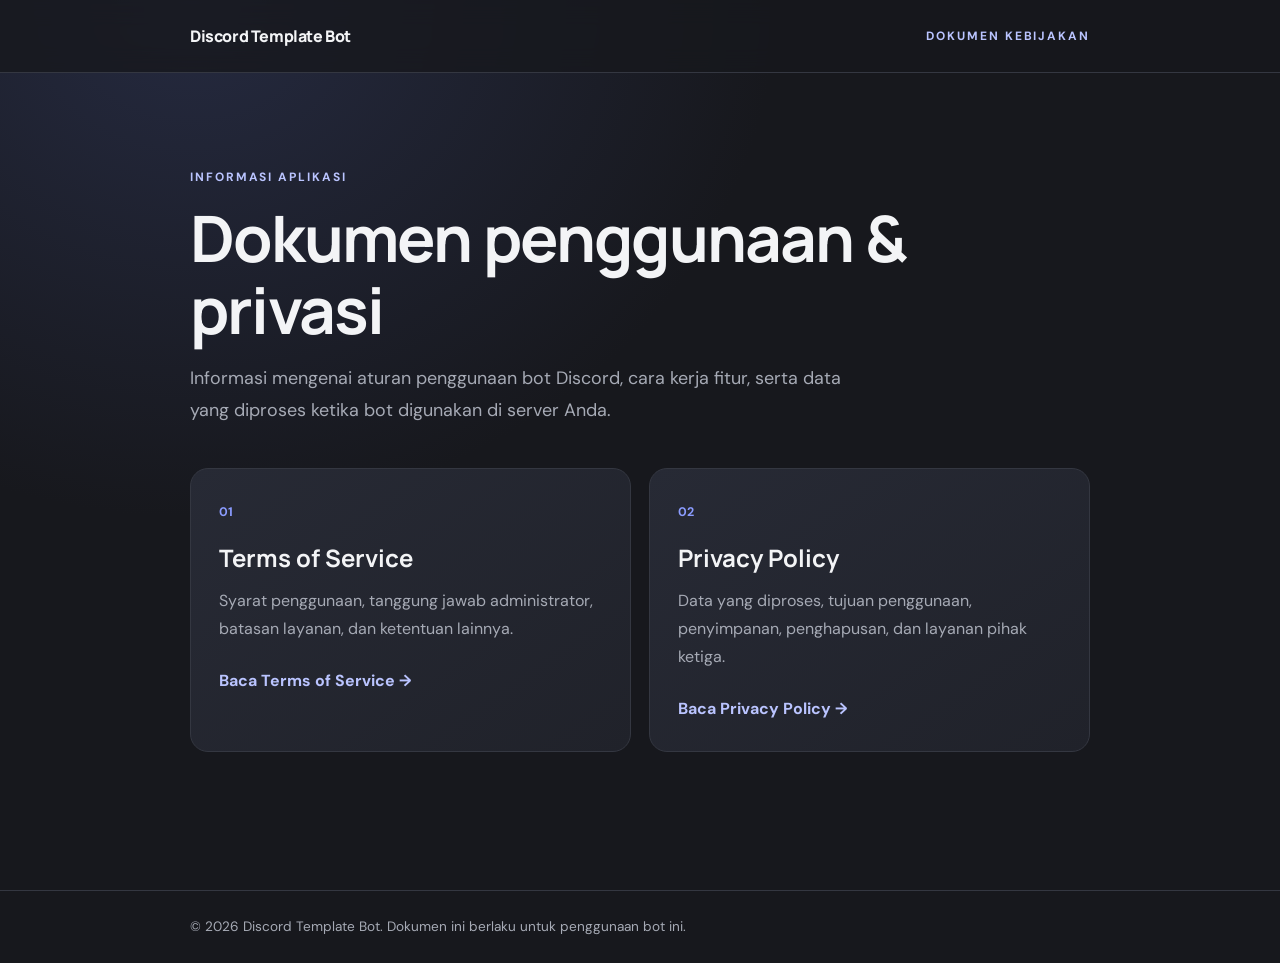
<file: index.html>
<!doctype html>
<html lang="id">

<head>
  <meta charset="utf-8">
  <meta name="viewport" content="width=device-width, initial-scale=1">
  <meta name="description" content="Dokumen Terms of Service dan Privacy Policy untuk Discord Template Bot.">
  <title>Discord Template Bot — Legal</title>
  <link rel="stylesheet" href="styles.css">
</head>

<body>
  <header class="site-header">
    <div class="wrap header-inner">
      <a class="brand" href="./">Discord Template Bot</a>
      <span class="eyebrow">DOKUMEN KEBIJAKAN</span>
    </div>
  </header>
  <main class="wrap hero">
    <p class="eyebrow">INFORMASI APLIKASI</p>
    <h1>Dokumen penggunaan & privasi</h1>
    <p class="lead">Informasi mengenai aturan penggunaan bot Discord, cara kerja fitur, serta data yang diproses ketika
      bot digunakan di server Anda.</p>
    <div class="cards">
      <a class="doc-card" href="terms.html">
        <span class="card-number">01</span>
        <h2>Terms of Service</h2>
        <p>Syarat penggunaan, tanggung jawab administrator, batasan layanan, dan ketentuan lainnya.</p>
        <span class="card-link">Baca Terms of Service →</span>
      </a>
      <a class="doc-card" href="privacy.html">
        <span class="card-number">02</span>
        <h2>Privacy Policy</h2>
        <p>Data yang diproses, tujuan penggunaan, penyimpanan, penghapusan, dan layanan pihak ketiga.</p>
        <span class="card-link">Baca Privacy Policy →</span>
      </a>
    </div>

  </main>
  <footer class="site-footer">
    <div class="wrap">© 2026 Discord Template Bot. Dokumen ini berlaku untuk penggunaan bot ini.</div>
  </footer>
</body>

</html>
</file>
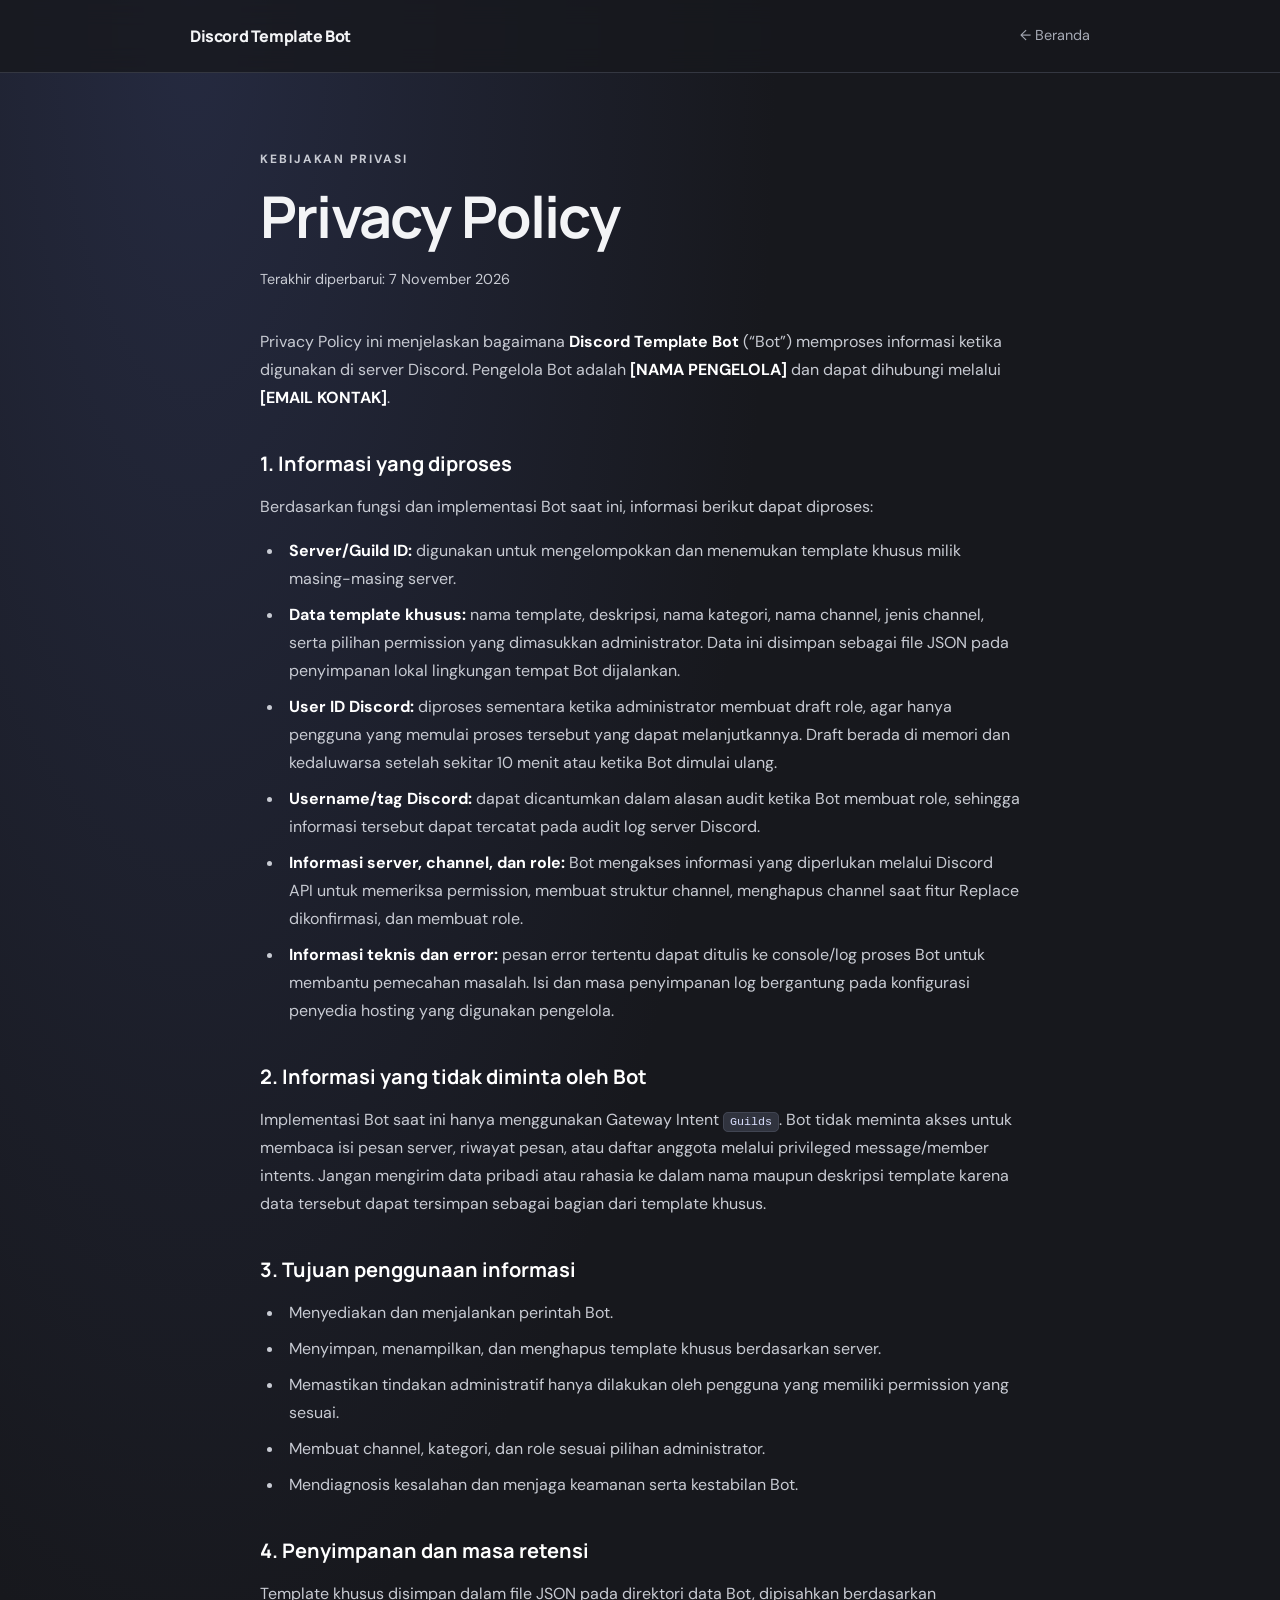
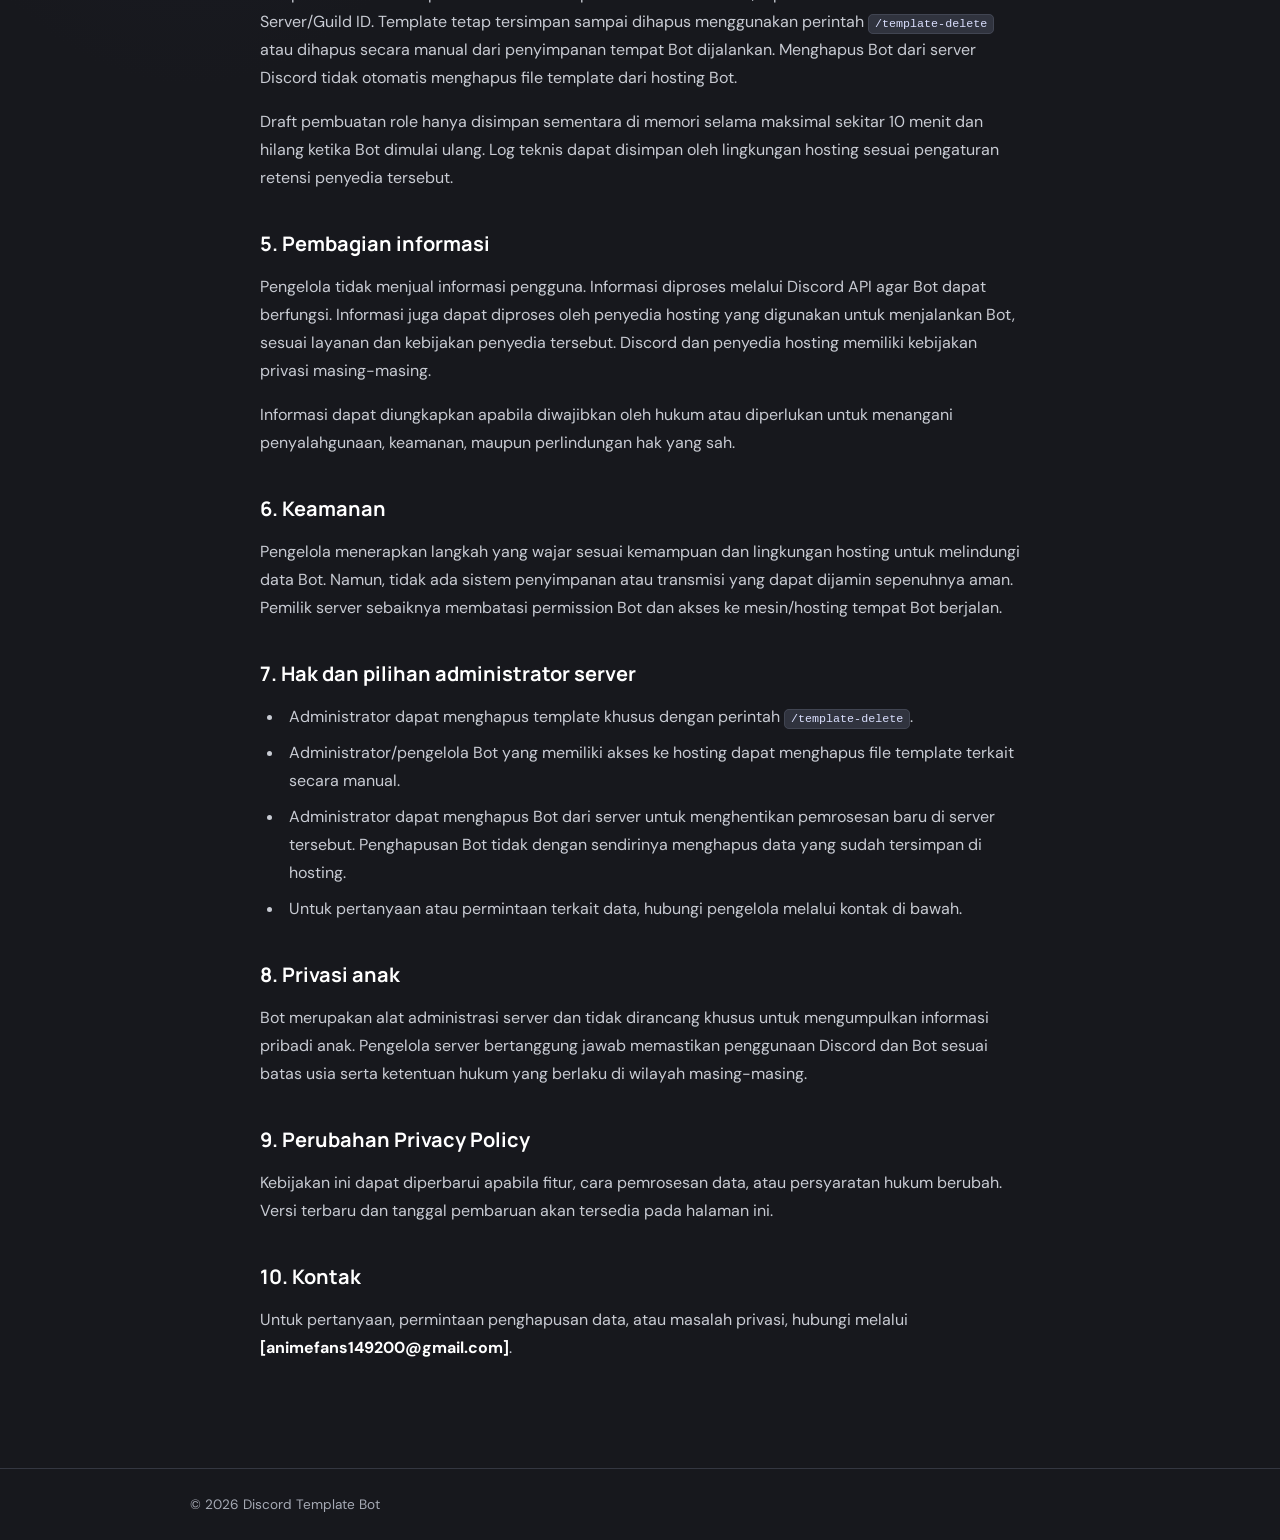
<file: privacy.html>
<!doctype html>
<html lang="id">

<head>
  <meta charset="utf-8">
  <meta name="viewport" content="width=device-width, initial-scale=1">
  <meta name="description" content="Privacy Policy Discord Template Bot.">
  <title>Privacy Policy — Discord Template Bot</title>
  <link rel="stylesheet" href="styles.css">
</head>

<body>
  <header class="site-header">
    <div class="wrap header-inner"><a class="brand" href="./">Discord Template Bot</a><a class="back" href="./">←
        Beranda</a></div>
  </header>
  <main class="wrap document">
    <p class="eyebrow">KEBIJAKAN PRIVASI</p>
    <h1>Privacy Policy</h1>
    <p class="meta">Terakhir diperbarui: 7 November 2026</p>
    <p>Privacy Policy ini menjelaskan bagaimana <strong>Discord Template Bot</strong> (“Bot”) memproses informasi ketika
      digunakan di server Discord. Pengelola Bot adalah <strong>[NAMA PENGELOLA]</strong> dan dapat dihubungi melalui
      <strong>[EMAIL KONTAK]</strong>.
    </p>

    <h2>1. Informasi yang diproses</h2>
    <p>Berdasarkan fungsi dan implementasi Bot saat ini, informasi berikut dapat diproses:</p>
    <ul>
      <li><strong>Server/Guild ID:</strong> digunakan untuk mengelompokkan dan menemukan template khusus milik
        masing-masing server.</li>
      <li><strong>Data template khusus:</strong> nama template, deskripsi, nama kategori, nama channel, jenis channel,
        serta pilihan permission yang dimasukkan administrator. Data ini disimpan sebagai file JSON pada penyimpanan
        lokal lingkungan tempat Bot dijalankan.</li>
      <li><strong>User ID Discord:</strong> diproses sementara ketika administrator membuat draft role, agar hanya
        pengguna yang memulai proses tersebut yang dapat melanjutkannya. Draft berada di memori dan kedaluwarsa setelah
        sekitar 10 menit atau ketika Bot dimulai ulang.</li>
      <li><strong>Username/tag Discord:</strong> dapat dicantumkan dalam alasan audit ketika Bot membuat role, sehingga
        informasi tersebut dapat tercatat pada audit log server Discord.</li>
      <li><strong>Informasi server, channel, dan role:</strong> Bot mengakses informasi yang diperlukan melalui Discord
        API untuk memeriksa permission, membuat struktur channel, menghapus channel saat fitur Replace dikonfirmasi, dan
        membuat role.</li>
      <li><strong>Informasi teknis dan error:</strong> pesan error tertentu dapat ditulis ke console/log proses Bot
        untuk membantu pemecahan masalah. Isi dan masa penyimpanan log bergantung pada konfigurasi penyedia hosting yang
        digunakan pengelola.</li>
    </ul>

    <h2>2. Informasi yang tidak diminta oleh Bot</h2>
    <p>Implementasi Bot saat ini hanya menggunakan Gateway Intent <code>Guilds</code>. Bot tidak meminta akses untuk
      membaca isi pesan server, riwayat pesan, atau daftar anggota melalui privileged message/member intents. Jangan
      mengirim data pribadi atau rahasia ke dalam nama maupun deskripsi template karena data tersebut dapat tersimpan
      sebagai bagian dari template khusus.</p>

    <h2>3. Tujuan penggunaan informasi</h2>
    <ul>
      <li>Menyediakan dan menjalankan perintah Bot.</li>
      <li>Menyimpan, menampilkan, dan menghapus template khusus berdasarkan server.</li>
      <li>Memastikan tindakan administratif hanya dilakukan oleh pengguna yang memiliki permission yang sesuai.</li>
      <li>Membuat channel, kategori, dan role sesuai pilihan administrator.</li>
      <li>Mendiagnosis kesalahan dan menjaga keamanan serta kestabilan Bot.</li>
    </ul>

    <h2>4. Penyimpanan dan masa retensi</h2>
    <p>Template khusus disimpan dalam file JSON pada direktori data Bot, dipisahkan berdasarkan Server/Guild ID.
      Template tetap tersimpan sampai dihapus menggunakan perintah <code>/template-delete</code> atau dihapus secara
      manual dari penyimpanan tempat Bot dijalankan. Menghapus Bot dari server Discord tidak otomatis menghapus file
      template dari hosting Bot.</p>
    <p>Draft pembuatan role hanya disimpan sementara di memori selama maksimal sekitar 10 menit dan hilang ketika Bot
      dimulai ulang. Log teknis dapat disimpan oleh lingkungan hosting sesuai pengaturan retensi penyedia tersebut.</p>

    <h2>5. Pembagian informasi</h2>
    <p>Pengelola tidak menjual informasi pengguna. Informasi diproses melalui Discord API agar Bot dapat berfungsi.
      Informasi juga dapat diproses oleh penyedia hosting yang digunakan untuk menjalankan Bot, sesuai layanan dan
      kebijakan penyedia tersebut. Discord dan penyedia hosting memiliki kebijakan privasi masing-masing.</p>
    <p>Informasi dapat diungkapkan apabila diwajibkan oleh hukum atau diperlukan untuk menangani penyalahgunaan,
      keamanan, maupun perlindungan hak yang sah.</p>

    <h2>6. Keamanan</h2>
    <p>Pengelola menerapkan langkah yang wajar sesuai kemampuan dan lingkungan hosting untuk melindungi data Bot. Namun,
      tidak ada sistem penyimpanan atau transmisi yang dapat dijamin sepenuhnya aman. Pemilik server sebaiknya membatasi
      permission Bot dan akses ke mesin/hosting tempat Bot berjalan.</p>

    <h2>7. Hak dan pilihan administrator server</h2>
    <ul>
      <li>Administrator dapat menghapus template khusus dengan perintah <code>/template-delete</code>.</li>
      <li>Administrator/pengelola Bot yang memiliki akses ke hosting dapat menghapus file template terkait secara
        manual.</li>
      <li>Administrator dapat menghapus Bot dari server untuk menghentikan pemrosesan baru di server tersebut.
        Penghapusan Bot tidak dengan sendirinya menghapus data yang sudah tersimpan di hosting.</li>
      <li>Untuk pertanyaan atau permintaan terkait data, hubungi pengelola melalui kontak di bawah.</li>
    </ul>

    <h2>8. Privasi anak</h2>
    <p>Bot merupakan alat administrasi server dan tidak dirancang khusus untuk mengumpulkan informasi pribadi anak.
      Pengelola server bertanggung jawab memastikan penggunaan Discord dan Bot sesuai batas usia serta ketentuan hukum
      yang berlaku di wilayah masing-masing.</p>

    <h2>9. Perubahan Privacy Policy</h2>
    <p>Kebijakan ini dapat diperbarui apabila fitur, cara pemrosesan data, atau persyaratan hukum berubah. Versi terbaru
      dan tanggal pembaruan akan tersedia pada halaman ini.</p>

    <h2>10. Kontak</h2>
    <p>Untuk pertanyaan, permintaan penghapusan data, atau masalah privasi, hubungi melalui
      <strong>[animefans149200@gmail.com]</strong>.
    </p>
  </main>
  <footer class="site-footer">
    <div class="wrap">© 2026 Discord Template Bot</div>
  </footer>
</body>

</html>
</file>
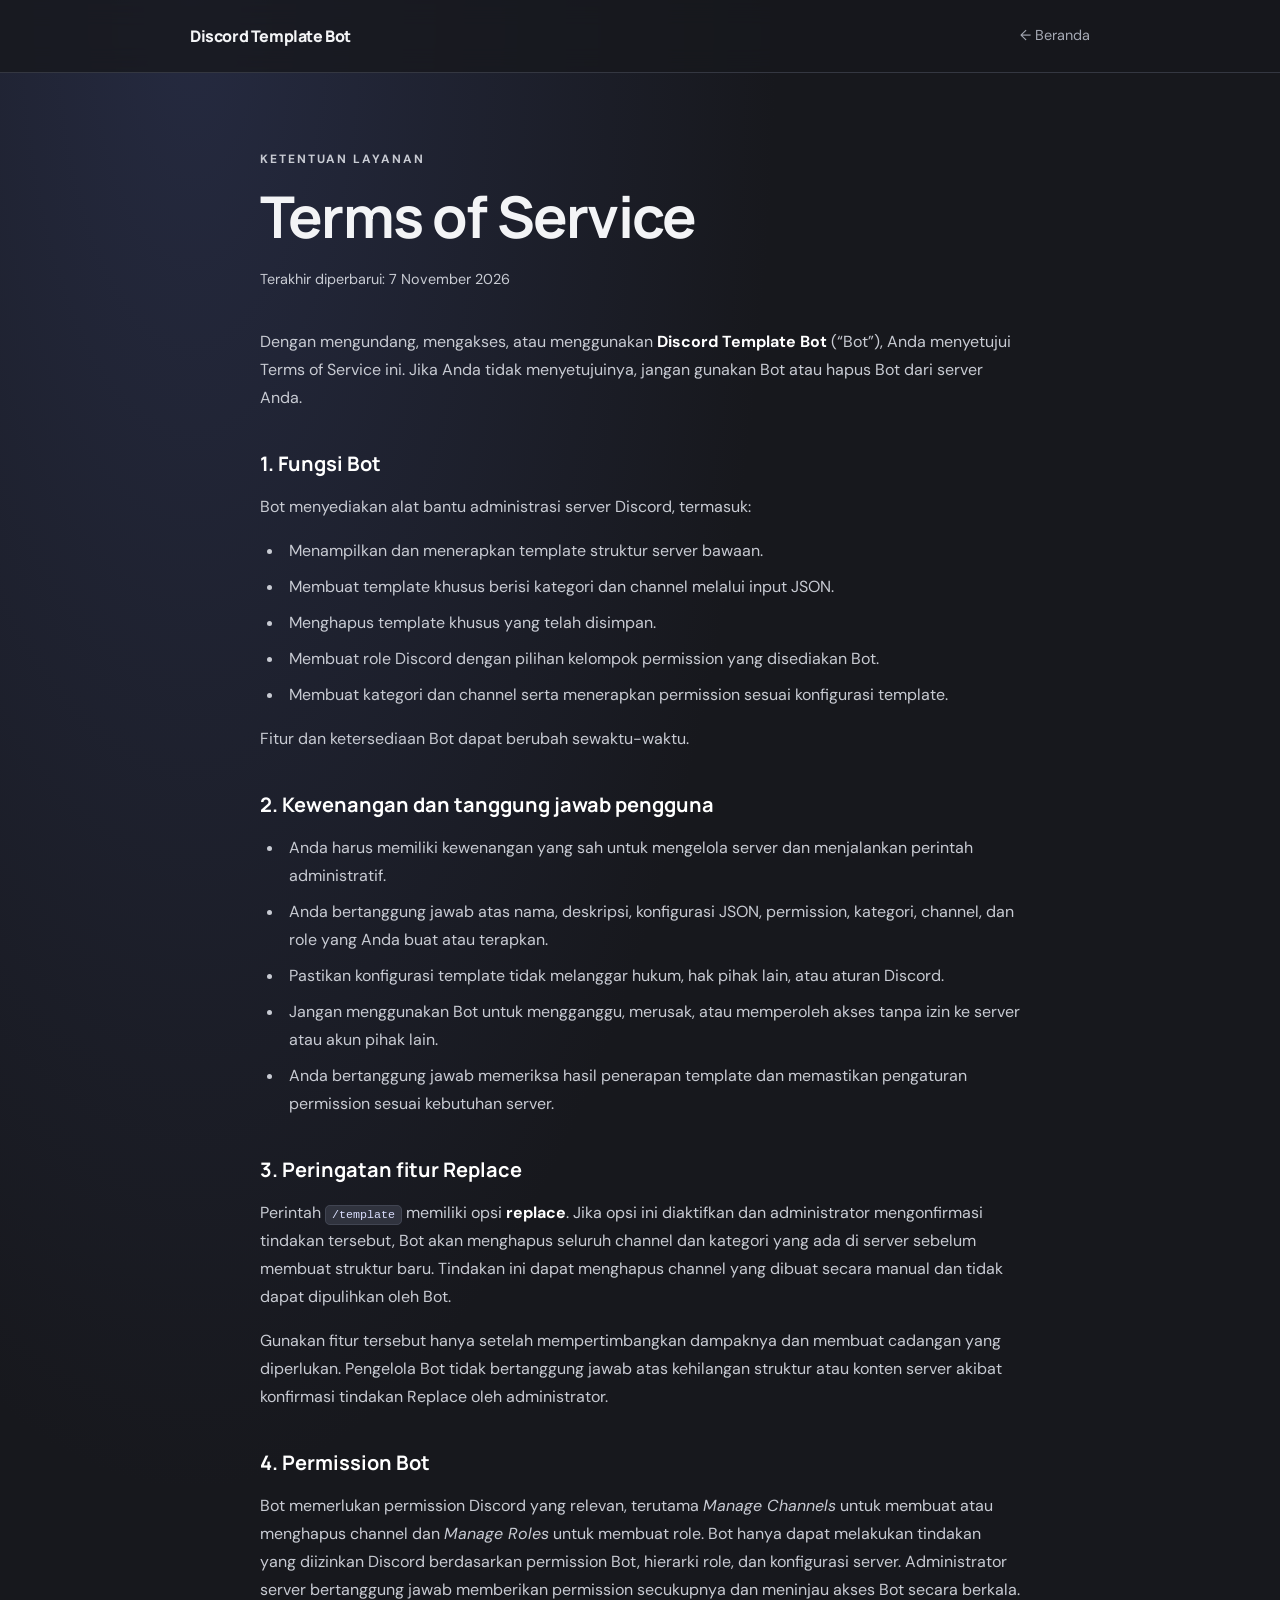
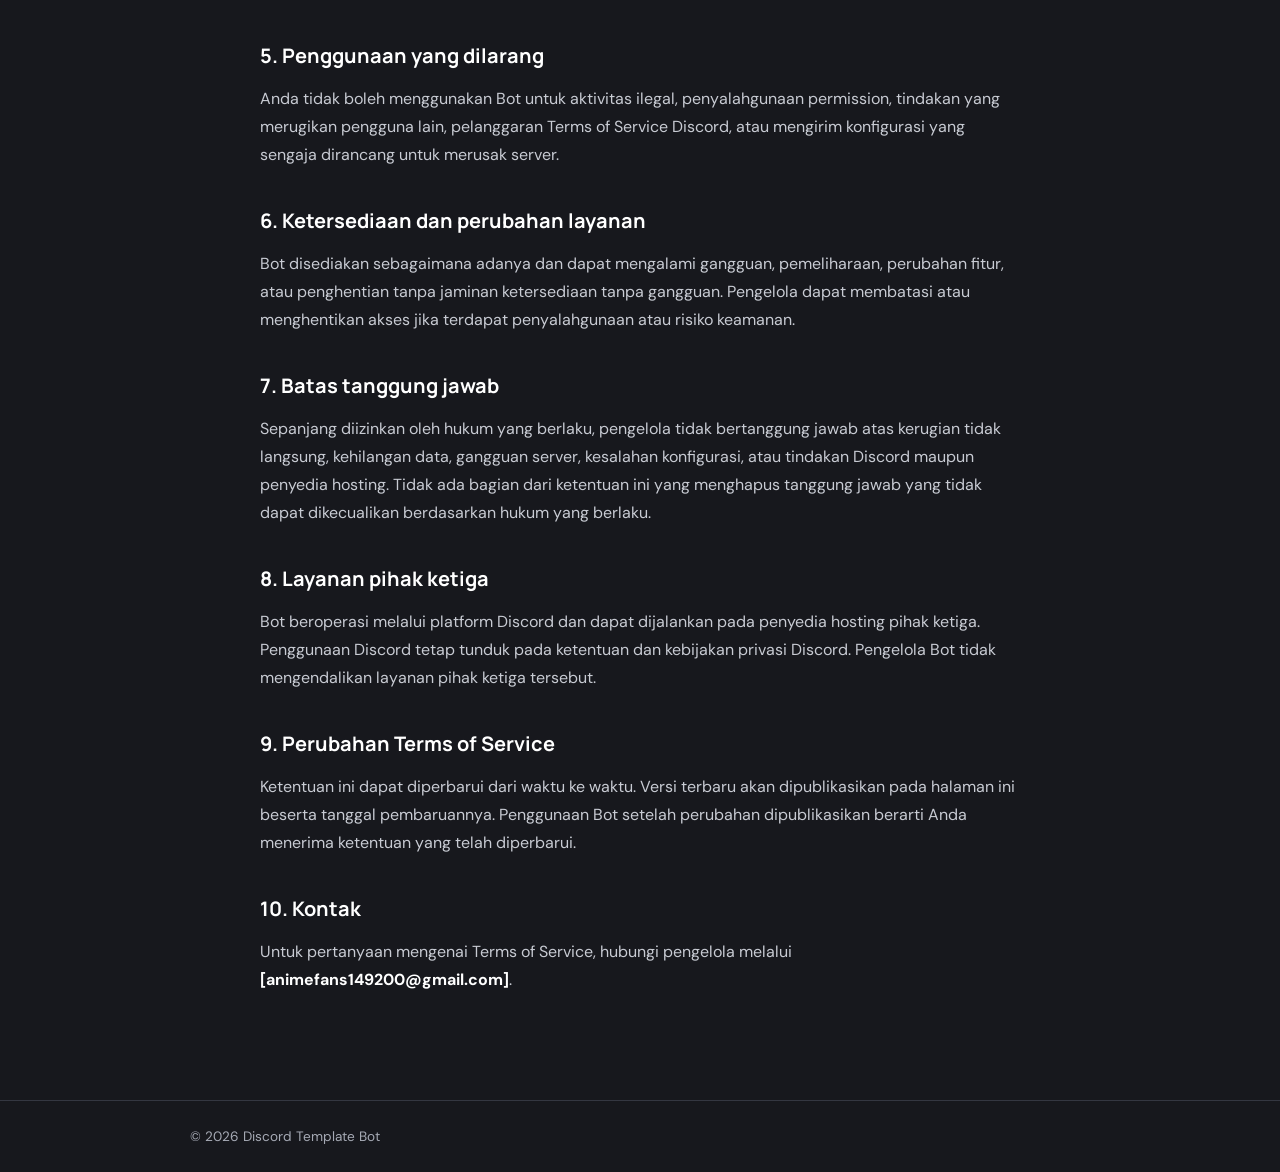
<file: terms.html>
<!doctype html>
<html lang="id">

<head>
  <meta charset="utf-8">
  <meta name="viewport" content="width=device-width, initial-scale=1">
  <meta name="description" content="Terms of Service Discord Template Bot.">
  <title>Terms of Service — Discord Template Bot</title>
  <link rel="stylesheet" href="styles.css">
</head>

<body>
  <header class="site-header">
    <div class="wrap header-inner"><a class="brand" href="./">Discord Template Bot</a><a class="back" href="./">←
        Beranda</a></div>
  </header>
  <main class="wrap document">
    <p class="eyebrow">KETENTUAN LAYANAN</p>
    <h1>Terms of Service</h1>
    <p class="meta">Terakhir diperbarui: 7 November 2026</p>
    <p>Dengan mengundang, mengakses, atau menggunakan <strong>Discord Template Bot</strong> (“Bot”), Anda menyetujui
      Terms of Service ini. Jika Anda tidak menyetujuinya, jangan gunakan Bot atau hapus Bot dari server Anda.</p>

    <h2>1. Fungsi Bot</h2>
    <p>Bot menyediakan alat bantu administrasi server Discord, termasuk:</p>
    <ul>
      <li>Menampilkan dan menerapkan template struktur server bawaan.</li>
      <li>Membuat template khusus berisi kategori dan channel melalui input JSON.</li>
      <li>Menghapus template khusus yang telah disimpan.</li>
      <li>Membuat role Discord dengan pilihan kelompok permission yang disediakan Bot.</li>
      <li>Membuat kategori dan channel serta menerapkan permission sesuai konfigurasi template.</li>
    </ul>
    <p>Fitur dan ketersediaan Bot dapat berubah sewaktu-waktu.</p>

    <h2>2. Kewenangan dan tanggung jawab pengguna</h2>
    <ul>
      <li>Anda harus memiliki kewenangan yang sah untuk mengelola server dan menjalankan perintah administratif.</li>
      <li>Anda bertanggung jawab atas nama, deskripsi, konfigurasi JSON, permission, kategori, channel, dan role yang
        Anda buat atau terapkan.</li>
      <li>Pastikan konfigurasi template tidak melanggar hukum, hak pihak lain, atau aturan Discord.</li>
      <li>Jangan menggunakan Bot untuk mengganggu, merusak, atau memperoleh akses tanpa izin ke server atau akun pihak
        lain.</li>
      <li>Anda bertanggung jawab memeriksa hasil penerapan template dan memastikan pengaturan permission sesuai
        kebutuhan server.</li>
    </ul>

    <h2>3. Peringatan fitur Replace</h2>
    <p>Perintah <code>/template</code> memiliki opsi <strong>replace</strong>. Jika opsi ini diaktifkan dan
      administrator mengonfirmasi tindakan tersebut, Bot akan menghapus seluruh channel dan kategori yang ada di server
      sebelum membuat struktur baru. Tindakan ini dapat menghapus channel yang dibuat secara manual dan tidak dapat
      dipulihkan oleh Bot.</p>
    <p>Gunakan fitur tersebut hanya setelah mempertimbangkan dampaknya dan membuat cadangan yang diperlukan. Pengelola
      Bot tidak bertanggung jawab atas kehilangan struktur atau konten server akibat konfirmasi tindakan Replace oleh
      administrator.</p>

    <h2>4. Permission Bot</h2>
    <p>Bot memerlukan permission Discord yang relevan, terutama <em>Manage Channels</em> untuk membuat atau menghapus
      channel dan <em>Manage Roles</em> untuk membuat role. Bot hanya dapat melakukan tindakan yang diizinkan Discord
      berdasarkan permission Bot, hierarki role, dan konfigurasi server. Administrator server bertanggung jawab
      memberikan permission secukupnya dan meninjau akses Bot secara berkala.</p>

    <h2>5. Penggunaan yang dilarang</h2>
    <p>Anda tidak boleh menggunakan Bot untuk aktivitas ilegal, penyalahgunaan permission, tindakan yang merugikan
      pengguna lain, pelanggaran Terms of Service Discord, atau mengirim konfigurasi yang sengaja dirancang untuk
      merusak server.</p>

    <h2>6. Ketersediaan dan perubahan layanan</h2>
    <p>Bot disediakan sebagaimana adanya dan dapat mengalami gangguan, pemeliharaan, perubahan fitur, atau penghentian
      tanpa jaminan ketersediaan tanpa gangguan. Pengelola dapat membatasi atau menghentikan akses jika terdapat
      penyalahgunaan atau risiko keamanan.</p>

    <h2>7. Batas tanggung jawab</h2>
    <p>Sepanjang diizinkan oleh hukum yang berlaku, pengelola tidak bertanggung jawab atas kerugian tidak langsung,
      kehilangan data, gangguan server, kesalahan konfigurasi, atau tindakan Discord maupun penyedia hosting. Tidak ada
      bagian dari ketentuan ini yang menghapus tanggung jawab yang tidak dapat dikecualikan berdasarkan hukum yang
      berlaku.</p>

    <h2>8. Layanan pihak ketiga</h2>
    <p>Bot beroperasi melalui platform Discord dan dapat dijalankan pada penyedia hosting pihak ketiga. Penggunaan
      Discord tetap tunduk pada ketentuan dan kebijakan privasi Discord. Pengelola Bot tidak mengendalikan layanan pihak
      ketiga tersebut.</p>

    <h2>9. Perubahan Terms of Service</h2>
    <p>Ketentuan ini dapat diperbarui dari waktu ke waktu. Versi terbaru akan dipublikasikan pada halaman ini beserta
      tanggal pembaruannya. Penggunaan Bot setelah perubahan dipublikasikan berarti Anda menerima ketentuan yang telah
      diperbarui.</p>

    <h2>10. Kontak</h2>
    <p>Untuk pertanyaan mengenai Terms of Service, hubungi pengelola melalui <strong>[animefans149200@gmail.com]</strong>.</p>
  </main>
  <footer class="site-footer">
    <div class="wrap">© 2026 Discord Template Bot</div>
  </footer>
</body>

</html>
</file>
<file: styles.css>
@import url('https://fonts.googleapis.com/css2?family=DM+Sans:wght@400;500;600;700&family=Manrope:wght@500;600;700;800&display=swap');

:root {
    color-scheme: dark;
    --bg: #17181d;
    --panel: #22242c;
    --line: #343741;
    --text: #f3f4f6;
    --muted: #a6aab5;
    --accent: #8b9cff;
    --accent2: #bac4ff
}

* {
    box-sizing: border-box
}

html {
    scroll-behavior: smooth
}

body {
    margin: 0;
    background: radial-gradient(ellipse at 15% 0%, #252a40 0, transparent 38%), var(--bg);
    color: var(--text);
    font-family: "DM Sans", system-ui, sans-serif;
    line-height: 1.75
}

.wrap {
    width: min(900px, calc(100% - 40px));
    margin-inline: auto
}

.site-header {
    border-bottom: 1px solid var(--line);
    background: #17181dcc;
    backdrop-filter: blur(12px)
}

.header-inner {
    height: 72px;
    display: flex;
    align-items: center;
    justify-content: space-between
}

.brand {
    font-family: Manrope, sans-serif;
    font-weight: 800;
    color: var(--text);
    text-decoration: none;
    letter-spacing: -.4px
}

.eyebrow {
    font-size: .75rem;
    letter-spacing: .16em;
    font-weight: 700;
    color: var(--accent2)
}

.back {
    color: var(--muted);
    text-decoration: none;
    font-size: .9rem
}

.back:hover,
.brand:hover {
    color: var(--accent2)
}

.hero {
    padding: 82px 0 96px
}

.hero h1,
.document h1 {
    font-family: Manrope, sans-serif;
    letter-spacing: -1.8px;
    line-height: 1.12;
    font-size: clamp(2.4rem, 7vw, 4rem);
    margin: 14px 0 18px
}

.lead {
    font-size: 1.12rem;
    color: var(--muted);
    max-width: 690px
}

.cards {
    display: grid;
    grid-template-columns: repeat(2, minmax(0, 1fr));
    gap: 18px;
    margin: 42px 0
}

.doc-card {
    display: block;
    text-decoration: none;
    color: inherit;
    padding: 28px;
    border: 1px solid var(--line);
    border-radius: 18px;
    background: linear-gradient(145deg, #272a35, #20222a);
    transition: transform .2s, border-color .2s
}

.doc-card:hover {
    transform: translateY(-4px);
    border-color: #6979c9
}

.card-number {
    font-size: .78rem;
    color: var(--accent);
    font-weight: 700
}

.doc-card h2 {
    font-family: Manrope, sans-serif;
    margin: 12px 0 8px
}

.doc-card p {
    color: var(--muted);
    margin: 0 0 24px
}

.card-link {
    font-weight: 700;
    color: var(--accent2)
}

.notice {
    padding: 16px 18px;
    border: 1px solid #65552e;
    border-radius: 12px;
    background: #332b1b;
    color: #e9d9ad;
    font-size: .92rem
}

.notice code {
    color: #fff
}

.document {
    padding: 64px 0 90px;
    max-width: 760px
}

.document h1 {
    font-size: clamp(2.5rem, 6vw, 3.6rem)
}

.meta {
    color: var(--muted);
    font-size: .9rem;
    margin: 0 0 36px
}

.document p,
.document li {
    color: #c8cbd3
}

.document h2 {
    font-family: Manrope, sans-serif;
    font-size: 1.25rem;
    line-height: 1.35;
    margin: 38px 0 12px;
    color: #fff
}

.document ul {
    padding-left: 24px
}

.document li {
    padding-left: 5px;
    margin: 8px 0
}

.document strong {
    color: #fff
}

.document code {
    background: #30333e;
    border: 1px solid #414552;
    padding: 2px 6px;
    border-radius: 5px;
    color: #dbe0ff;
    font-size: .9em
}

.site-footer {
    border-top: 1px solid var(--line);
    padding: 24px 0;
    color: var(--muted);
    font-size: .85rem
}

@media(max-width:640px) {
    .wrap {
        width: min(100% - 28px, 900px)
    }

    .header-inner {
        height: 64px
    }

    .hero {
        padding: 58px 0 70px
    }

    .cards {
        grid-template-columns: 1fr;
        gap: 14px
    }

    .doc-card {
        padding: 22px
    }

    .document {
        padding: 48px 0 68px
    }

    .document h2 {
        margin-top: 30px
    }
}
</file>
